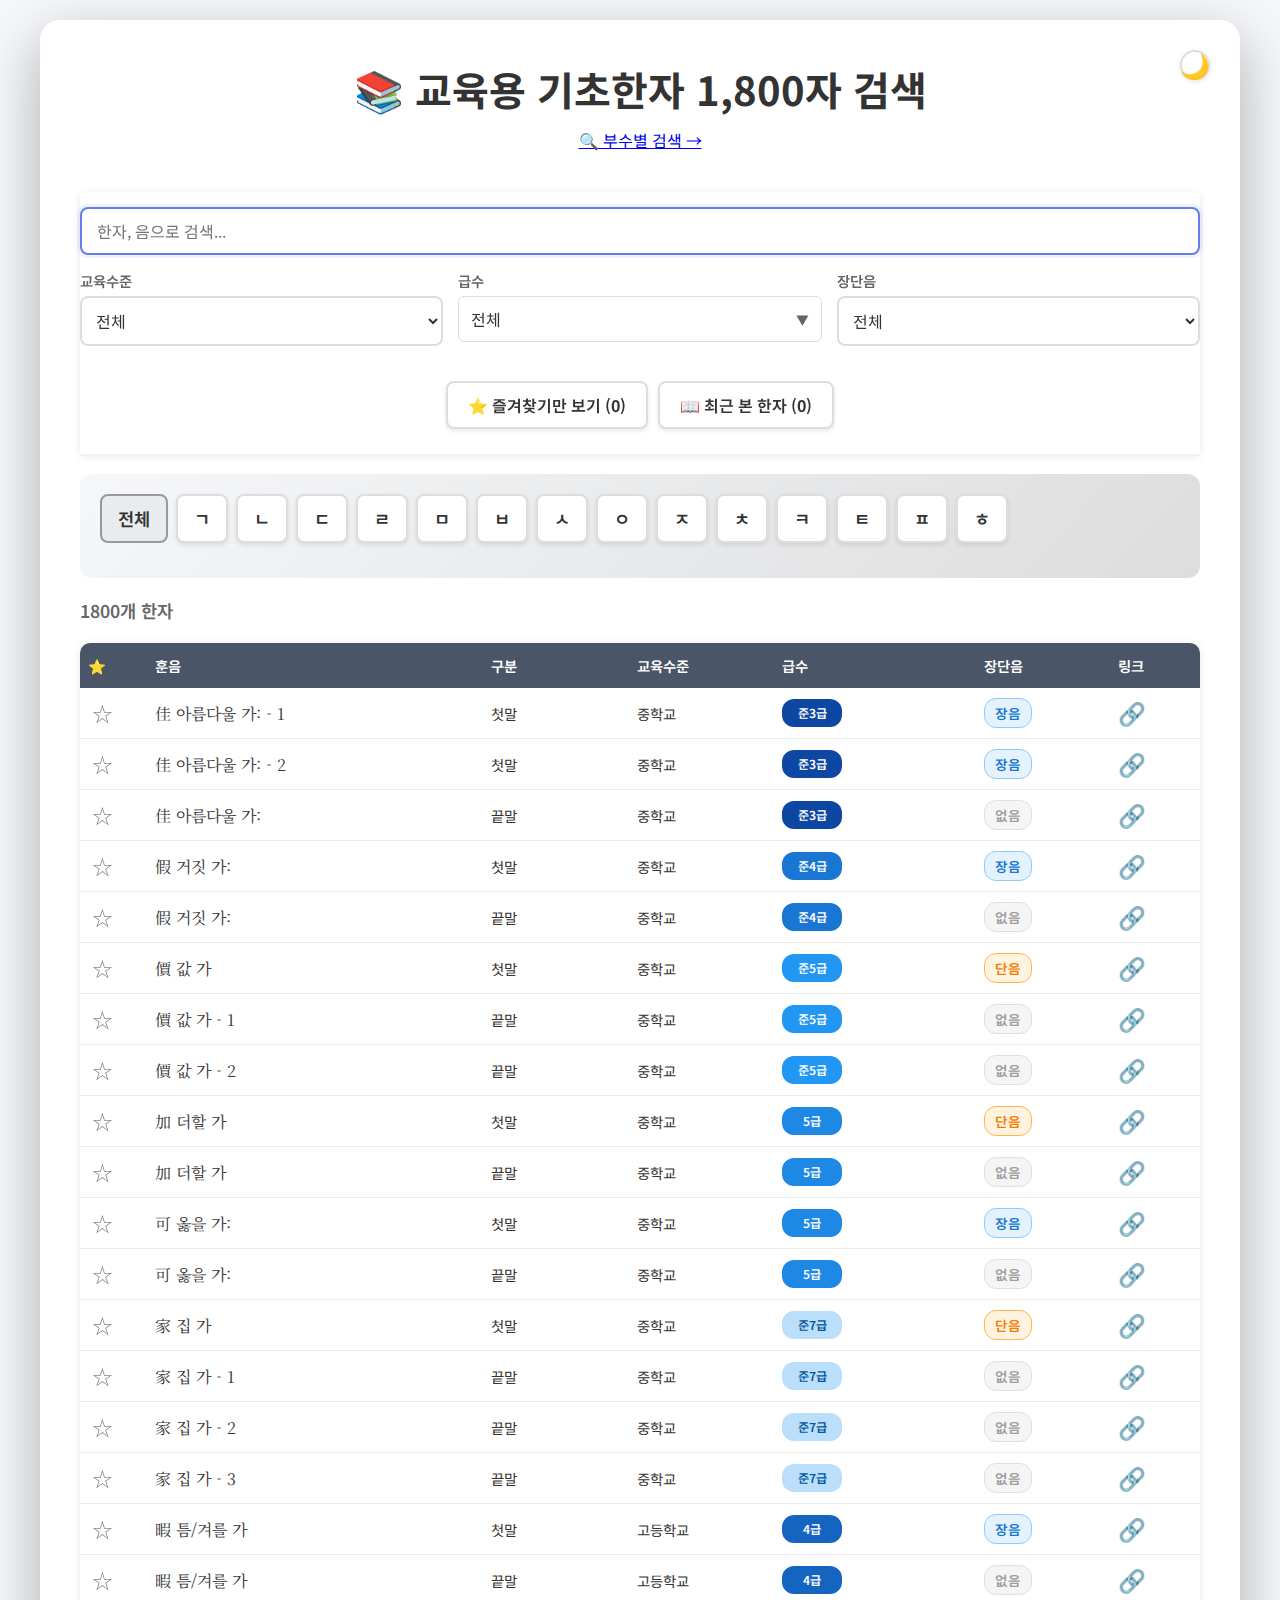
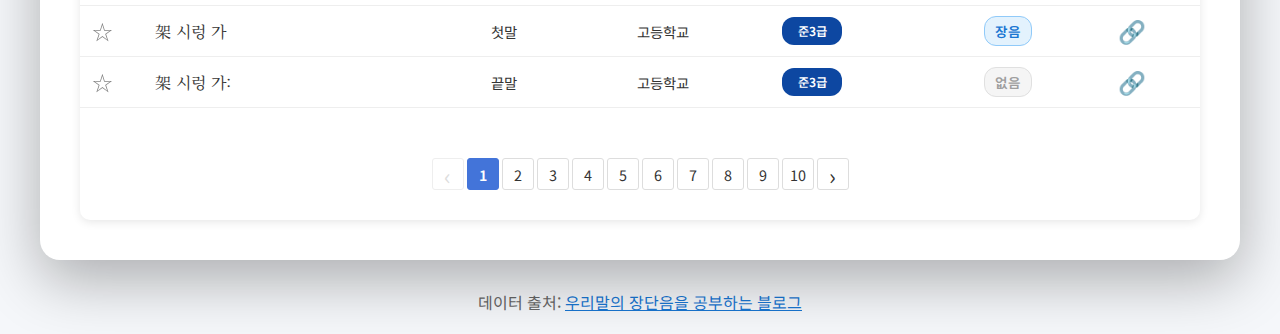
<file: index.html>
<!DOCTYPE html>
<html lang="ko">

<head>
    <!-- 기본 설정 -->
    <meta charset="UTF-8">
    <meta name="viewport" content="width=device-width, initial-scale=1.0">
    <meta name="msvalidate.01" content="FEA1D8C5838330BD7672F953A82A13C8" />
    <!-- 캐시 제어 -->
    <meta http-equiv="Cache-Control" content="no-cache, no-store, must-revalidate">
    <meta http-equiv="Expires" content="0">

    <title>교육용 기초한자 1800자 검색</title>

    <meta name="description" content="한문교육용 기초한자 1,800자 검색. 한자의 훈음, 급수, 교육수준 정보 제공. 장단음 및 표준 발음 정보 포함.">

    <meta name="keywords" content="한자, 기초한자, 교육용 한자, 한자 검색, 한자어, 훈음, 급수, 장단음, 표준 발음">

    <meta name="author" content="우리말의 장단음을 공부하는 블로그">
    <meta name="robots" content="index, follow">

    <!-- Canonical URL -->
    <link rel="canonical" href="https://hanja1800.github.io/">

    <!-- Open Graph: SNS 공유 시 미리보기 -->
    <meta property="og:type" content="website">
    <meta property="og:url" content="https://hanja1800.github.io/">
    <meta property="og:title" content="교육용 기초한자 1,800자 검색">
    <meta property="og:description" content="한문교육용 기초한자 1,800자의 훈음, 급수, 교육수준 검색. 장단음 및 발음 정보 포함.">
    <meta property="og:image"
        content="https://raw.githubusercontent.com/fsChronicles/koreanvowel/refs/heads/main/blogger-logo.png">

    <!-- Twitter -->
    <meta property="twitter:card" content="summary">
    <meta property="twitter:url" content="https://hanja1800.github.io/">
    <meta property="twitter:title" content="교육용 기초한자 1,800자 검색">
    <meta property="twitter:description" content="한문교육용 기초한자 1,800자 검색. 훈음, 급수, 장단음 정보 제공.">

    <!-- Structured Data (JSON-LD) -->
    <script type="application/ld+json">
    {
      "@context": "https://schema.org",
      "@type": "Dataset",
      "name": "교육용 기초한자 1,800자 데이터",
      "description": "중학교·고등학교 한문교육용 기초한자 1,800자의 훈음, 급수, 교육수준, 장단음 정보를 제공하는 검색 서비스.",
      "url": "https://hanja1800.github.io/",
      "license": "https://creativecommons.org/publicdomain/zero/1.0/",
      "creator": {
        "@type": "Organization",
        "name": "우리말의 장단음을 공부하는 블로그"
      },
      "inLanguage": "ko"
    }
    </script>

    <!-- Font: Noto Sans KR & Noto Serif KR -->
    <link rel="preconnect" href="https://fonts.googleapis.com">
    <link rel="preconnect" href="https://fonts.gstatic.com" crossorigin>
    <link
        href="https://fonts.googleapis.com/css2?family=Noto+Sans+KR:wght@300;400;500;700&family=Noto+Serif+KR:wght@300;400;500;600;700&display=swap"
        rel="stylesheet">

    <!-- 스타일시트 -->
    <link rel="stylesheet" href="/src/css/base.css">
    <link rel="stylesheet" href="/src/css/layout.css">
    <link rel="stylesheet" href="/src/css/components.css">

    <!-- PWA Manifest -->
    <link rel="manifest" href="/manifest.json">
    <meta name="theme-color" content="#fdcb6e">

    <!-- Google Analytics -->
    <script async src="https://www.googletagmanager.com/gtag/js?id=G-CTVJXS66Y4"></script>
    <script>
        window.dataLayer = window.dataLayer || [];
        function gtag() { dataLayer.push(arguments); }
        gtag('js', new Date());
        gtag('config', 'G-CTVJXS66Y4');
    </script>
</head>

<body>
    <div class="container">
        <div class="dark-mode-toggle">
            <button id="darkModeBtn" class="dark-mode-btn" title="다크모드 전환" aria-label="다크모드 전환">
                🌙
            </button>
        </div>
        <header>
            <h1>📚 교육용 기초한자 1,800자 검색</h1>
            <nav class="page-nav">
                <a href="radicals.html" class="nav-link">🔍 부수별 검색 →</a>
            </nav>
            <!-- <p class="subtitle">한문교육용 기초한자 장단음</p> -->
        </header>
        <h2 class="sr-only">검색 및 필터</h2>
        <div class="search-section">
            <div class="search-filter-grid">
                <div class="search-input-wrapper">
                    <input type="text" id="searchInput" placeholder="한자, 음으로 검색..." autocomplete="off" autofocus
                        aria-label="한자 검색">
                    <button id="clearSearchBtn" class="clear-search-btn" aria-label="검색어 삭제">×</button>
                </div>

                <div class="filter-group">
                    <label for="educationFilter">교육수준</label>
                    <select id="educationFilter" aria-label="교육수준 필터">
                        <option value="">전체</option>
                        <option value="중학교">중학교</option>
                        <option value="고등학교">고등학교</option>
                    </select>
                </div>

                <div class="filter-group">
                    <label for="gradeFilterBtn">급수</label>
                    <div class="custom-dropdown" id="gradeDropdown">
                        <button type="button" id="gradeFilterBtn" class="dropdown-button" aria-label="급수 필터">
                            <span class="dropdown-label">전체</span>
                            <span class="dropdown-arrow">▼</span>
                        </button>
                        <div class="dropdown-menu" id="gradeDropdownMenu">
                            <div class="dropdown-search">
                                <input type="text" placeholder="검색..." class="dropdown-search-input"
                                    id="gradeSearchInput">
                            </div>
                            <div class="checkbox-list">
                                <label class="checkbox-item">
                                    <input type="checkbox" value="" data-grade="all" checked>
                                    <span>전체</span>
                                </label>
                                <label class="checkbox-item">
                                    <input type="checkbox" value="8급" data-grade="8급">
                                    <span>8급</span>
                                </label>
                                <label class="checkbox-item">
                                    <input type="checkbox" value="준7급" data-grade="준7급">
                                    <span>준7급</span>
                                </label>
                                <label class="checkbox-item">
                                    <input type="checkbox" value="7급" data-grade="7급">
                                    <span>7급</span>
                                </label>
                                <label class="checkbox-item">
                                    <input type="checkbox" value="준6급" data-grade="준6급">
                                    <span>준6급</span>
                                </label>
                                <label class="checkbox-item">
                                    <input type="checkbox" value="6급" data-grade="6급">
                                    <span>6급</span>
                                </label>
                                <label class="checkbox-item">
                                    <input type="checkbox" value="준5급" data-grade="준5급">
                                    <span>준5급</span>
                                </label>
                                <label class="checkbox-item">
                                    <input type="checkbox" value="5급" data-grade="5급">
                                    <span>5급</span>
                                </label>
                                <label class="checkbox-item">
                                    <input type="checkbox" value="준4급" data-grade="준4급">
                                    <span>준4급</span>
                                </label>
                                <label class="checkbox-item">
                                    <input type="checkbox" value="4급" data-grade="4급">
                                    <span>4급</span>
                                </label>
                                <label class="checkbox-item">
                                    <input type="checkbox" value="준3급" data-grade="준3급">
                                    <span>준3급</span>
                                </label>
                                <label class="checkbox-item">
                                    <input type="checkbox" value="3급" data-grade="3급">
                                    <span>3급</span>
                                </label>
                                <label class="checkbox-item">
                                    <input type="checkbox" value="2급" data-grade="2급">
                                    <span>2급</span>
                                </label>
                                <label class="checkbox-item">
                                    <input type="checkbox" value="1급" data-grade="1급">
                                    <span>1급</span>
                                </label>
                                <label class="checkbox-item">
                                    <input type="checkbox" value="준특급" data-grade="준특급">
                                    <span>준특급</span>
                                </label>
                                <label class="checkbox-item">
                                    <input type="checkbox" value="특급" data-grade="특급">
                                    <span>특급</span>
                                </label>
                            </div>
                            <div class="dropdown-footer">
                                <button type="button" class="dropdown-apply-btn" id="gradeApplyBtn">적용</button>
                                <button type="button" class="dropdown-reset-btn" id="gradeResetBtn">초기화</button>
                            </div>
                        </div>
                    </div>
                </div>

                <div class="filter-group">
                    <label for="lengthFilter">장단음</label>
                    <select id="lengthFilter" aria-label="장단음 필터">
                        <option value="">전체</option>
                        <option value="단음">단음</option>
                        <option value="장음">장음</option>
                    </select>
                </div>

                <div class="favorites-filter">
                    <button id="favoritesOnlyBtn" class="favorites-toggle-btn" aria-label="즐겨찾기만 보기">
                        ⭐ 즐겨찾기만 보기 (<span id="favoritesCount">0</span>)
                    </button>
                    <button id="recentViewBtn" class="recent-view-btn" aria-label="최근 본 한자">
                        📖 최근 본 한자 (<span id="recentViewCount">0</span>)
                    </button>
                </div>

            </div>
        </div>

        <!-- 초성 필터 -->
        <h2 class="sr-only">초성 필터</h2>
        <div class="chosung-filter-section">
            <div class="chosung-buttons" id="chosungButtons">
                <button class="chosung-btn active" data-chosung="">전체</button>
                <button class="chosung-btn" data-chosung="ㄱ">ㄱ</button>
                <button class="chosung-btn" data-chosung="ㄴ">ㄴ</button>
                <button class="chosung-btn" data-chosung="ㄷ">ㄷ</button>
                <button class="chosung-btn" data-chosung="ㄹ">ㄹ</button>
                <button class="chosung-btn" data-chosung="ㅁ">ㅁ</button>
                <button class="chosung-btn" data-chosung="ㅂ">ㅂ</button>
                <button class="chosung-btn" data-chosung="ㅅ">ㅅ</button>
                <button class="chosung-btn" data-chosung="ㅇ">ㅇ</button>
                <button class="chosung-btn" data-chosung="ㅈ">ㅈ</button>
                <button class="chosung-btn" data-chosung="ㅊ">ㅊ</button>
                <button class="chosung-btn" data-chosung="ㅋ">ㅋ</button>
                <button class="chosung-btn" data-chosung="ㅌ">ㅌ</button>
                <button class="chosung-btn" data-chosung="ㅍ">ㅍ</button>
                <button class="chosung-btn" data-chosung="ㅎ">ㅎ</button>
            </div>

            <!-- 음절 필터 (초성 선택 시 표시됨) -->
            <div class="syllable-buttons" id="syllableButtons"></div>
        </div>
        <h2 class="sr-only">검색 결과</h2>
        <div class="result-info">
            <span id="resultCount">1800개 한자</span>
        </div>
        <!-- 활성 필터 칩 표시 -->
        <div id="activeFilters" class="active-filters" style="display: none;">
            <!-- 필터 칩이 동적으로 추가됩니다 -->
        </div>

        <div class="table-container">
            <!-- 로딩 메시지 추가 -->
            <div id="loadingMsg" class="loading-msg" style="display: none;">
                데이터를 불러오는 중입니다...
            </div>

            <table id="hanjaTable">
                <caption class="sr-only">교육용 한자 1800자 목록 - 훈음, 구분, 교육수준, 급수, 장단음 정보 포함</caption>
                <thead>
                    <tr>
                        <th scope="col"><span class="sr-only">즐겨찾기</span>⭐</th>
                        <th scope="col">훈음</th>
                        <th scope="col">구분</th>
                        <th scope="col">교육수준</th>
                        <th scope="col">급수</th>
                        <th scope="col">장단음</th>
                        <th scope="col">링크</th>
                    </tr>
                </thead>
                <tbody id="tableBody">
                    <!-- 데이터가 여기에 동적으로 추가됩니다 -->
                </tbody>
            </table>

            <div class="pagination">
                <button id="prevBtn" aria-label="이전 페이지">‹</button>
                <div id="pageNumbers" class="page-numbers"></div>
                <button id="nextBtn" aria-label="다음 페이지">›</button>
            </div>
        </div>
    </div>

    <footer>
        <p>데이터 출처: <a href="https://korean-pronunciation.blogspot.com/" target="_blank">우리말의 장단음을 공부하는 블로그</a></p>
    </footer>

    <!-- Script -->
    <script type="module" src="/src/js/index.js"></script>

    <!-- 최근 본 한자 모달 위젯 -->
    <div id="recentModal" class="recent-modal" style="display: none;">
        <div class="recent-header">
            <h3>📖 최근 본 한자</h3>
            <button id="closeRecentBtn" class="close-recent-btn" aria-label="닫기">×</button>
        </div>
        <div class="recent-content">
            <ul id="recentList">
                <!-- 자바스크립트로 리스트가 생성됩니다 -->
            </ul>
            <div id="emptyRecentMsg" class="empty-msg" style="display: none;">
                최근 본 기록이 없습니다.
            </div>
        </div>
        <div class="recent-footer">
            <button id="clearRecentBtn" class="clear-recent-btn">기록 전체 삭제</button>
        </div>
    </div>

    <!-- 네이버 애널리틱스 추적 코드 (중복 제거 및 하단 통합) -->
    <script type="text/javascript" src="//wcs.pstatic.net/wcslog.js"></script>
    <script type="text/javascript">
        if (!wcs_add) var wcs_add = {};
        wcs_add["wa"] = "58d0b976a4cbcc";
        if (window.wcs) {
            wcs_do();
        }
    </script>
</body>


</html>
</file>
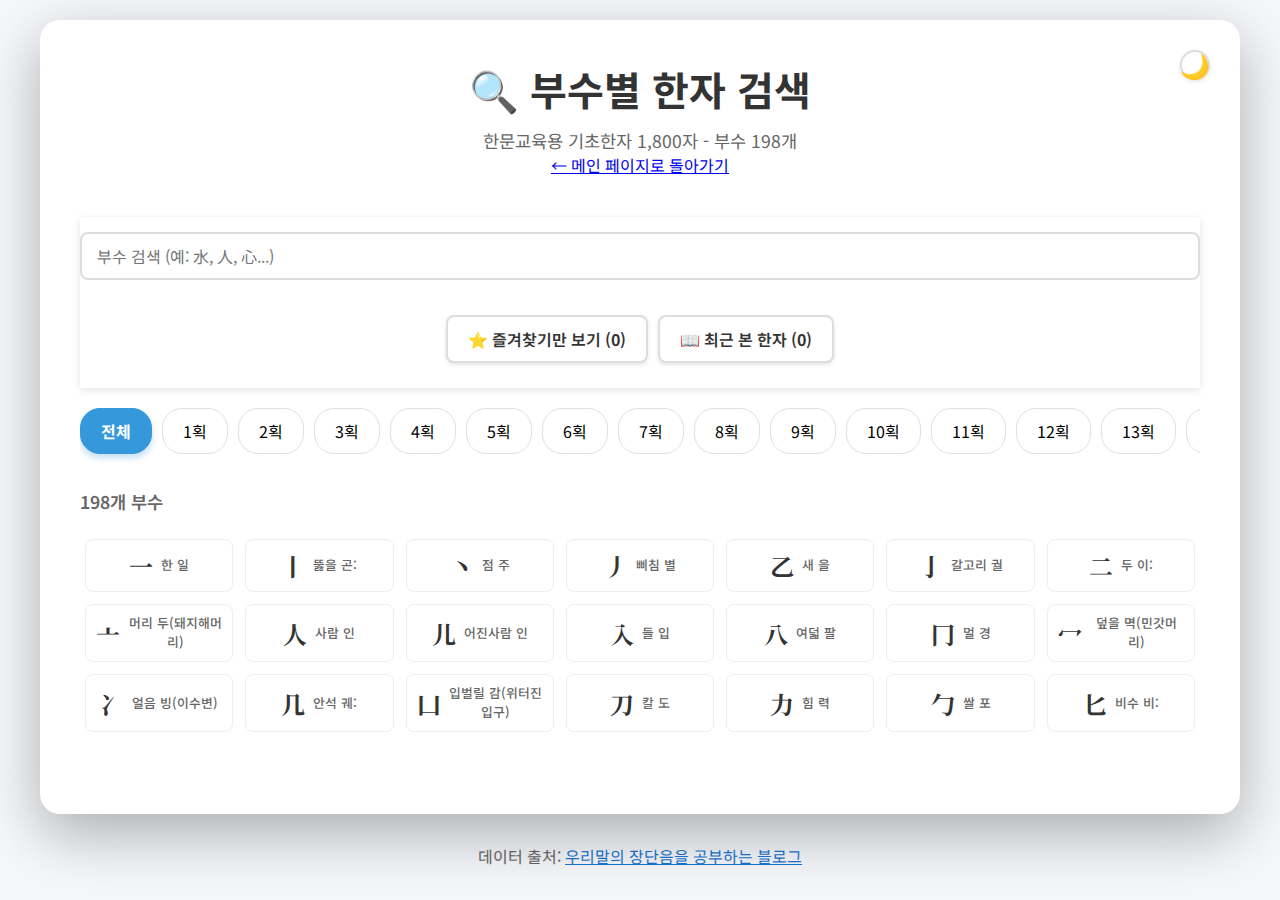
<file: radicals.html>
<!DOCTYPE html>
<html lang="ko">

<head>
    <!-- 기본 설정 -->
    <meta charset="UTF-8">
    <meta name="viewport" content="width=device-width, initial-scale=1.0">

    <!-- 캐시 제어 -->
    <meta http-equiv="Cache-Control" content="no-cache, no-store, must-revalidate">
    <meta http-equiv="Expires" content="0">

    <title>부수별 한자 검색 - 교육용 기초한자 1800자</title>

    <meta name="description" content="한문교육용 기초한자 1,800자를 부수(部首)별로 분류하여 검색. 198개 부수별 한자 학습 도구.">

    <meta name="keywords" content="한자, 부수, 기초한자, 교육용 한자, 한자 검색, 부수별 한자, 훈음, 급수, 장단음">

    <meta name="author" content="우리말의 장단음을 공부하는 블로그">
    <meta name="robots" content="index, follow">

    <!-- Canonical URL -->
    <link rel="canonical" href="https://hanja1800.github.io/radicals.html">

    <!-- Open Graph: SNS 공유 시 미리보기 -->
    <meta property="og:type" content="website">
    <meta property="og:url" content="https://hanja1800.github.io/radicals.html">
    <meta property="og:title" content="부수별 한자 검색 - 교육용 기초한자 1,800자">
    <meta property="og:description" content="한문교육용 기초한자 1,800자를 부수별로 분류하여 검색. 198개 부수별 한자 학습.">
    <meta property="og:image"
        content="https://raw.githubusercontent.com/fsChronicles/koreanvowel/refs/heads/main/blogger-logo.png">

    <!-- Twitter -->
    <meta property="twitter:card" content="summary">
    <meta property="twitter:url" content="https://hanja1800.github.io/radicals.html">
    <meta property="twitter:title" content="부수별 한자 검색 - 교육용 기초한자 1,800자">
    <meta property="twitter:description" content="한문교육용 기초한자 1,800자를 부수별로 검색.">

    <!-- Font: Noto Sans KR & Noto Serif KR -->
    <link rel="preconnect" href="https://fonts.googleapis.com">
    <link rel="preconnect" href="https://fonts.gstatic.com" crossorigin>
    <link
        href="https://fonts.googleapis.com/css2?family=Noto+Sans+KR:wght@300;400;500;700&family=Noto+Serif+KR:wght@300;400;500;600;700&display=swap"
        rel="stylesheet">

    <!-- 스타일시트 -->
    <link rel="stylesheet" href="/src/css/base.css">
    <link rel="stylesheet" href="/src/css/layout.css">
    <link rel="stylesheet" href="/src/css/components.css">

    <!-- PWA Manifest -->
    <link rel="manifest" href="/manifest.json">
    <meta name="theme-color" content="#fdcb6e">

    <!-- Google Analytics -->
    <script async src="https://www.googletagmanager.com/gtag/js?id=G-CTVJXS66Y4"></script>
    <script>
        window.dataLayer = window.dataLayer || [];
        function gtag() { dataLayer.push(arguments); }
        gtag('js', new Date());
        gtag('config', 'G-CTVJXS66Y4');
    </script>
</head>

<body>
    <div class="container">
        <div class="dark-mode-toggle">
            <button id="darkModeBtn" class="dark-mode-btn" title="다크모드 전환" aria-label="다크모드 전환">
                🌙
            </button>
        </div>
        <header>
            <h1>🔍 부수별 한자 검색</h1>
            <p class="subtitle">한문교육용 기초한자 1,800자 - 부수 198개</p>
            <nav class="page-nav">
                <a href="index.html" class="nav-link">← 메인 페이지로 돌아가기</a>
            </nav>
        </header>

        <h2 class="sr-only">부수 및 필터</h2>
        <div class="search-section">
            <div class="search-filter-grid">
                <div class="search-input-wrapper">
                    <input type="text" id="radicalSearchInput" placeholder="부수 검색 (예: 水, 人, 心...)" autocomplete="off"
                        aria-label="부수 검색">
                    <button id="clearRadicalSearchBtn" class="clear-search-btn" aria-label="검색어 삭제">×</button>
                </div>

                <div class="favorites-filter">
                    <button id="favoritesOnlyBtn" class="favorites-toggle-btn" aria-label="즐겨찾기만 보기">
                        ⭐ 즐겨찾기만 보기 (<span id="favoritesCount">0</span>)
                    </button>
                    <button id="recentViewBtn" class="recent-view-btn" aria-label="최근 본 한자">
                        📖 최근 본 한자 (<span id="recentViewCount">0</span>)
                    </button>
                </div>
            </div>
        </div>

        <!-- 획수 필터 -->
        <h2 class="sr-only">획수 선택</h2>
        <div id="strokeFilterSection" class="stroke-filter-section">
            <!-- 자바스크립트로 획수 버튼이 생성됩니다 -->
        </div>

        <!-- 부수 목록 -->
        <h2 class="sr-only">부수 목록</h2>
        <div class="radicals-section">
            <div class="result-info">
                <span id="radicalCount">198개 부수</span>
            </div>

            <div id="radicalsGrid" class="radicals-grid">
                <!-- 부수 버튼들이 여기에 동적으로 추가됩니다 -->
            </div>
        </div>

        <!-- 선택된 부수의 한자 목록 -->
        <div id="hanjaSection" class="hanja-section" style="display: none;">
            <h2 class="sr-only">검색 결과</h2>
            <div class="result-info">
                <span id="selectedRadical"></span>
                <span id="resultCount"></span>
            </div>

            <div class="table-container">
                <table id="hanjaTable">
                    <caption class="sr-only">선택된 부수의 한자 목록 - 훈음, 교육수준, 급수, 장단음 정보 포함</caption>
                    <thead>
                        <tr>
                            <th scope="col"><span class="sr-only">즐겨찾기</span>⭐</th>
                            <th scope="col">훈음</th>
                            <th scope="col">구분</th>
                            <th scope="col">교육수준</th>
                            <th scope="col">급수</th>
                            <th scope="col">장단음</th>
                            <th scope="col">링크</th>
                        </tr>
                    </thead>
                    <tbody id="tableBody">
                        <!-- 데이터가 여기에 동적으로 추가됩니다 -->
                    </tbody>
                </table>

                <div class="pagination">
                    <button id="prevBtn" aria-label="이전 페이지">‹</button>
                    <div id="pageNumbers" class="page-numbers"></div>
                    <button id="nextBtn" aria-label="다음 페이지">›</button>
                </div>
            </div>
        </div>
    </div>

    <footer>
        <p>데이터 출처: <a href="https://korean-pronunciation.blogspot.com/" target="_blank">우리말의 장단음을 공부하는 블로그</a></p>
    </footer>

    <!-- Script -->
    <script type="module" src="/src/js/radicals.js"></script>

    <!-- 최근 본 한자 모달 위젯 -->
    <!-- 최근 본 한자 모달 위젯 -->
    <div id="recentModal" class="recent-modal" style="display: none;">
        <div class="recent-header">
            <h3>📖 최근 본 한자</h3>
            <button id="closeRecentBtn" class="close-recent-btn" aria-label="닫기">×</button>
        </div>
        <div class="recent-content">
            <ul id="recentList">
                <!-- 자바스크립트로 리스트가 생성됩니다 -->
            </ul>
            <div id="emptyRecentMsg" class="empty-msg" style="display: none;">
                최근 본 기록이 없습니다.
            </div>
        </div>
        <div class="recent-footer">
            <button id="clearRecentBtn" class="clear-recent-btn">기록 전체 삭제</button>
        </div>
    </div>

    <!-- 네이버 애널리틱스 추적 코드 -->
    <script type="text/javascript" src="//wcs.pstatic.net/wcslog.js"></script>
    <script type="text/javascript">
        if (!wcs_add) var wcs_add = {};
        wcs_add["wa"] = "58d0b976a4cbcc";
        if (window.wcs) {
            wcs_do();
        }
    </script>
</body>


</html>
</file>
<file: src/css/layout.css>
/* =========================================
   LAYOUT STYLES
   - Container & Grid Systems
   - Section Layouts
   - Responsive Structures
   ========================================= */

/* Main Container */
.container {
    max-width: 1200px;
    margin: 0 auto;
    background: var(--bg-container);
    border-radius: 20px;
    padding: 40px;
    box-shadow: 0 20px 60px var(--shadow-strong);
    position: relative;
    transition: background 0.3s ease, box-shadow 0.3s ease;
}

/* Header */
header {
    text-align: center;
    margin-bottom: 40px;
}

/* Footer */
footer {
    text-align: center;
    margin-top: 30px;
    color: var(--text-secondary);
}

footer a {
    color: var(--text-link);
    text-decoration: underline;
}

/* Search Section */
.search-section {
    position: sticky;
    top: 0;
    z-index: 10;
    background: var(--bg-container);
    padding: 15px 0;
    margin: 0 0 20px 0;
    box-shadow: 0 2px 8px var(--shadow-default);
    transition: background 0.3s ease;
}

.search-filter-grid {
    display: grid;
    grid-template-columns: repeat(3, 1fr);
    gap: 15px;
}

.search-input-wrapper {
    grid-column: 1 / -1;
    position: relative;
}

/* Filter Groups */
.filter-group label {
    display: block;
    margin-bottom: 5px;
    color: var(--text-secondary);
    font-weight: 600;
    font-size: 0.9rem;
}

/* Favorites Filter */
.favorites-filter {
    grid-column: 1 / -1;
    display: flex;
    justify-content: center;
    margin-top: 10px;
    position: relative;
    z-index: 20;
    padding: 10px 0;
}

/* Chosung Filter Section */
.chosung-filter-section {
    margin-bottom: 20px;
    padding: 20px;
    background: linear-gradient(135deg, var(--bg-body) 0%, var(--border-default) 100%);
    border-radius: 12px;
}

body.dark-mode .chosung-filter-section {
    background: linear-gradient(135deg, var(--bg-container) 0%, var(--bg-element) 100%);
}

.chosung-buttons {
    display: flex;
    flex-wrap: wrap;
    gap: 8px;
    margin-bottom: 15px;
}

.syllable-buttons {
    display: none;
    flex-wrap: wrap;
    gap: 6px;
    padding: 15px;
    background: var(--bg-element);
    border-radius: 8px;
    max-height: 300px;
    overflow-y: auto;
}

.syllable-buttons.show {
    display: flex;
}

/* Result Info */
.result-info {
    margin-bottom: 20px;
    font-size: 1.1rem;
    color: var(--text-secondary);
    font-weight: 600;
}

/* Table Container */
.table-container {
    overflow-x: auto;
    border-radius: 10px;
    box-shadow: 0 2px 10px var(--shadow-default);
}

.table-container::-webkit-scrollbar {
    height: 8px;
}

.table-container::-webkit-scrollbar-track {
    background: var(--bg-hover-soft);
    border-radius: 4px;
}

.table-container::-webkit-scrollbar-thumb {
    background: var(--border-dark);
    border-radius: 4px;
}

/* Table Layout */
table {
    width: 100%;
    border-collapse: collapse;
    background: var(--bg-container);
    table-layout: fixed;
    transition: background 0.3s ease;
}

thead {
    background: #4a5568;
    color: white;
}

body.dark-mode thead {
    background: #1a1a1a;
}

th {
    padding: 12px 8px;
    text-align: left;
    font-weight: 600;
    font-size: 0.9rem;
}

th:nth-child(1) { width: 6%; }
th:nth-child(2) { width: 30%; }
th:nth-child(3) { width: 13%; }
th:nth-child(4) { width: 13%; }
th:nth-child(5) { width: 18%; }
th:nth-child(6) { width: 12%; }
th:nth-child(7) { width: 8%; }

td {
    padding: 10px 8px;
    border-bottom: 1px solid var(--border-light);
    font-size: 0.9rem;
    overflow: hidden;
    text-overflow: ellipsis;
    color: var(--text-primary);
}

body.dark-mode td {
    border-bottom-color: var(--border-default);
}

tbody tr:hover {
    background: var(--bg-hover-soft);
}

/* Pagination Layout */
.pagination {
    display: flex;
    justify-content: center;
    align-items: center;
    gap: 3px;
    padding: 30px 20px;
    margin-top: 20px;
}

.page-numbers {
    display: flex;
    gap: 3px;
    align-items: center;
}

/* Active Filters */
.active-filters {
    display: flex;
    flex-wrap: wrap;
    gap: 8px;
    margin: 10px 0 15px 0;
    padding: 12px;
    background: var(--bg-hover-soft);
    border-radius: 8px;
    border: 1px solid var(--border-light);
}

/* Custom Dropdown Layout */
.custom-dropdown {
    position: relative;
    width: 100%;
}

.dropdown-menu {
    position: absolute;
    top: calc(100% + 4px);
    left: 0;
    right: 0;
    background: var(--bg-container);
    border: 1px solid var(--border-default);
    border-radius: 8px;
    box-shadow: 0 4px 12px rgba(0, 0, 0, 0.15);
    z-index: 1000;
    max-height: 400px;
    display: none;
    flex-direction: column;
}

.custom-dropdown.open .dropdown-menu {
    display: flex;
}

.dropdown-search {
    padding: 10px;
    border-bottom: 1px solid var(--border-light);
}

.checkbox-list {
    flex: 1;
    overflow-y: auto;
    padding: 8px;
}

.dropdown-footer {
    display: flex;
    gap: 8px;
    padding: 10px;
    border-top: 1px solid var(--border-light);
}

/* Recent Modal Layout */
.recent-modal {
    position: fixed;
    bottom: 80px;
    right: 30px;
    width: 320px;
    max-height: 500px;
    background: var(--bg-container);
    border-radius: 15px;
    box-shadow: 0 10px 30px var(--shadow-strong);
    z-index: 1000;
    display: flex;
    flex-direction: column;
    border: 1px solid var(--border-light);
    overflow: hidden;
    animation: slideUp 0.3s ease-out;
}

@keyframes slideUp {
    from {
        transform: translateY(20px);
        opacity: 0;
    }
    to {
        transform: translateY(0);
        opacity: 1;
    }
}

.recent-header {
    background: var(--accent-teal);
    color: white;
    padding: 15px;
    display: flex;
    justify-content: space-between;
    align-items: center;
}

body.dark-mode .recent-header {
    background: var(--accent-teal-dark);
}

.recent-content {
    flex: 1;
    overflow-y: auto;
    padding: 0;
    background: var(--bg-hover-soft);
}

.recent-item {
    padding: 12px 15px;
    border-bottom: 1px solid var(--border-light);
    background: var(--bg-container);
    display: flex;
    justify-content: space-between;
    align-items: center;
    transition: background 0.2s;
}

.recent-item:hover {
    background: var(--accent-teal-bg);
}

.recent-item-link {
    text-decoration: none;
    color: var(--text-primary);
    display: flex;
    align-items: center;
    flex: 1;
    gap: 10px;
}

.recent-footer {
    padding: 10px;
    background: var(--bg-container);
    border-top: 1px solid var(--border-light);
    text-align: center;
}

/* Dark Mode Toggle Position */
.dark-mode-toggle {
    position: absolute;
    top: 30px;
    right: 30px;
    z-index: 100;
    margin: 0;
    padding: 0;
    display: block;
}

/* ==================== 
   Radicals Page Layout
   ==================== */

/* Stroke Filter Section */
.stroke-filter-section {
    margin-bottom: 25px;
}

.stroke-buttons {
    display: flex;
    overflow-x: auto;
    white-space: nowrap;
    gap: 10px;
    padding-bottom: 10px;
    scrollbar-width: thin;
    scrollbar-color: #ccc #f1f1f1;
}

.stroke-buttons::-webkit-scrollbar {
    height: 8px;
}

.stroke-buttons::-webkit-scrollbar-track {
    background: #f1f1f1;
    border-radius: 4px;
}

.stroke-buttons::-webkit-scrollbar-thumb {
    background: #ccc;
    border-radius: 4px;
}

.stroke-buttons::-webkit-scrollbar-thumb:hover {
    background: #aaa;
}

/* Radicals Section */
.radicals-section {
    margin-bottom: 40px;
}

.radicals-grid {
    display: grid;
    grid-template-columns: repeat(auto-fill, minmax(140px, 1fr));
    gap: 12px;
    max-height: 200px;
    overflow-y: auto;
    padding: 5px;
}

.radicals-grid::-webkit-scrollbar {
    width: 8px;
}

.radicals-grid::-webkit-scrollbar-track {
    background: #f1f1f1;
    border-radius: 4px;
}

.radicals-grid::-webkit-scrollbar-thumb {
    background: #ccc;
    border-radius: 4px;
}

.radicals-grid::-webkit-scrollbar-thumb:hover {
    background: #aaa;
}

/* Hanja Section */
.hanja-section {
    margin-top: 30px;
    padding-top: 30px;
    border-top: 3px solid var(--border-default);
}

.radical-info {
    display: flex;
    flex-direction: column;
    align-items: center;
}

/* ==================== 
   Media Queries - Mobile Responsive
   ==================== */
@media (max-width: 768px) {
    .dark-mode-toggle {
        top: 20px;
        right: 15px;
    }

    header {
        padding-right: 50px;
    }

    .container {
        padding: 15px;
        border-radius: 15px;
    }

    .search-section {
        position: relative;
        top: auto;
    }

    .search-filter-grid {
        grid-template-columns: 1fr;
    }

    .chosung-filter-section {
        padding: 15px;
    }

    .syllable-buttons {
        max-height: 200px;
        padding: 10px;
    }

    .table-container {
        margin: 0 -15px;
        border-radius: 0;
        position: relative;
    }

    .table-container::after {
        content: '← 좌우로 스크롤 →';
        position: sticky;
        bottom: 0;
        left: 0;
        right: 0;
        background: rgba(102, 126, 234, 0.9);
        color: white;
        text-align: center;
        padding: 8px;
        font-size: 0.75rem;
        z-index: 5;
    }

    table {
        font-size: 0.75rem;
        min-width: 600px;
    }

    th, td {
        padding: 8px 6px;
        white-space: nowrap;
    }

    th:nth-child(1) { width: 40px; }
    th:nth-child(2) { width: auto; min-width: 120px; }
    th:nth-child(3) { width: 80px; }
    th:nth-child(4) { width: 70px; }
    th:nth-child(5) { width: 60px; }
    th:nth-child(6) { width: 60px; }
    th:nth-child(7) { width: 60px; text-align: center; }
    td:nth-child(7) { text-align: center; }

    .pagination {
        gap: 2px;
        padding: 20px 10px;
    }

    .page-numbers {
        gap: 2px;
    }

    .recent-modal {
        width: 90%;
        right: 5%;
        bottom: 20px;
    }

    .radicals-grid {
        grid-template-columns: repeat(auto-fill, minmax(90px, 1fr));
        gap: 8px;
        padding: 15px;
        max-height: 400px;
    }
}
</file>
<file: src/css/components.css>
/* =========================================
   COMPONENTS STYLES
   - Buttons
   - Badges
   - Input Fields
   - Filter Chips
   - Modals
   - Other Reusable Components
   ========================================= */

/* ==================== 
   Input Fields
   ==================== */
#searchInput {
    width: 100%;
    padding: 10px 40px 10px 15px;
    font-size: 1rem;
    background: var(--bg-element);
    color: var(--text-primary);
    border: 2px solid var(--border-default);
    border-radius: 8px;
    transition: all 0.3s;
}

#searchInput:focus {
    outline: none;
    border-color: var(--border-focus);
    box-shadow: 0 0 0 3px rgba(102, 126, 234, 0.1);
}

#radicalSearchInput {
    width: 100%;
    padding: 10px 40px 10px 15px;
    font-size: 1rem;
    background: var(--bg-element);
    color: var(--text-primary);
    border: 2px solid var(--border-default);
    border-radius: 8px;
    transition: all 0.3s;
}

#radicalSearchInput:focus {
    outline: none;
    border-color: var(--border-focus);
    box-shadow: 0 0 0 3px rgba(102, 126, 234, 0.1);
}

.filter-group select {
    width: 100%;
    padding: 10px;
    border: 2px solid var(--border-default);
    border-radius: 8px;
    font-size: 1rem;
    background: var(--bg-element);
    color: var(--text-primary);
    cursor: pointer;
    transition: all 0.3s;
}

.filter-group select:focus {
    outline: none;
    border-color: var(--border-focus);
}

.dropdown-search-input {
    width: 100%;
    padding: 8px 10px;
    border: 1px solid var(--border-default);
    border-radius: 6px;
    font-size: 0.9rem;
    background: var(--bg-element);
    color: var(--text-primary);
}

.dropdown-search-input:focus {
    outline: none;
    border-color: var(--border-focus);
}

/* ==================== 
   Buttons
   ==================== */

/* Clear Search Button */
.clear-search-btn {
    position: absolute;
    right: 10px;
    top: 50%;
    transform: translateY(-50%);
    background: none;
    border: none;
    font-size: 1.5rem;
    color: var(--text-tertiary);
    cursor: pointer;
    display: none;
    padding: 5px;
    width: 30px;
    height: 30px;
    border-radius: 50%;
    transition: all 0.2s;
}

.clear-search-btn:hover {
    color: var(--text-primary);
    background: var(--bg-hover-hard);
}

/* Favorites Toggle Button */
.favorites-toggle-btn {
    padding: 10px 20px;
    font-size: 1rem;
    font-weight: 600;
    background: var(--bg-element);
    color: var(--text-primary);
    border: 2px solid var(--border-default);
    border-radius: 8px;
    cursor: pointer;
    transition: all 0.3s ease;
    box-shadow: 0 2px 4px var(--shadow-default);
}

.favorites-toggle-btn:hover {
    background: var(--accent-orange-bg);
    border-color: var(--accent-orange);
    color: var(--accent-orange-hover);
    transform: translateY(-2px);
    box-shadow: 0 4px 8px rgba(255, 152, 0, 0.2);
}

.favorites-toggle-btn.active {
    background: var(--accent-orange);
    color: white;
    border-color: var(--accent-orange);
    box-shadow: 0 4px 12px rgba(255, 152, 0, 0.3);
}

.favorites-toggle-btn #favoritesCount {
    font-weight: 700;
}

/* Chosung Buttons */
.chosung-btn {
    min-width: 50px;
    padding: 10px 16px;
    font-size: 1.1rem;
    font-weight: 600;
    background: var(--bg-element);
    color: var(--text-primary);
    border: 2px solid var(--border-default);
    border-radius: 8px;
    cursor: pointer;
    transition: all 0.3s ease;
    box-shadow: 0 2px 4px var(--shadow-default);
}

.chosung-btn:hover {
    background: var(--bg-hover-hard);
    color: var(--text-primary);
    border-color: var(--border-dark);
    transform: translateY(-2px);
    box-shadow: 0 2px 4px var(--shadow-default);
}

.chosung-btn.active {
    background: var(--bg-hover-hard);
    color: var(--text-primary);
    border: 2px solid var(--border-dark);
    box-shadow: none;
}

/* Syllable Buttons */
.syllable-btn {
    min-width: 45px;
    padding: 8px 12px;
    font-size: 0.95rem;
    font-weight: 500;
    background: var(--bg-hover-soft);
    color: var(--text-primary);
    border: 1px solid var(--border-default);
    border-radius: 6px;
    cursor: pointer;
    transition: all 0.2s ease;
}

.syllable-btn:hover {
    background: var(--bg-hover-hard);
    color: var(--text-primary);
    border-color: var(--border-dark);
    transform: translateY(-1px);
}

.syllable-btn.active {
    background: var(--bg-hover-hard);
    color: var(--text-primary);
    border-color: var(--border-dark);
    font-weight: 600;
}

/* Pagination Buttons */
.pagination > button {
    min-width: 32px;
    height: 32px;
    padding: 0;
    font-size: 1.4rem;
    font-weight: 400;
    background: var(--bg-element);
    color: var(--text-primary);
    border: 1px solid var(--border-default);
    border-radius: 3px;
    cursor: pointer;
    transition: all 0.2s;
}

.pagination > button:hover:not(:disabled) {
    background: var(--accent-blue-bg);
    border-color: var(--accent-blue);
    color: var(--accent-blue);
}

.pagination > button:disabled {
    background: var(--bg-element);
    color: var(--border-default);
    border-color: var(--border-light);
    cursor: not-allowed;
}

.page-numbers button {
    min-width: 32px;
    height: 32px;
    padding: 0;
    font-size: 0.9rem;
    font-weight: 400;
    background: var(--bg-element);
    color: var(--text-primary);
    border: 1px solid var(--border-default);
    border-radius: 3px;
    cursor: pointer;
    transition: all 0.2s;
}

.page-numbers button:hover {
    background: var(--accent-blue-bg);
    border-color: var(--accent-blue);
    color: var(--accent-blue);
}

.page-numbers button.active {
    background: var(--accent-blue);
    color: white;
    border-color: var(--accent-blue);
    font-weight: 600;
    cursor: default;
}

.page-numbers button.active:hover {
    background: var(--accent-blue);
    border-color: var(--accent-blue);
}

/* Dark Mode Toggle Button */
.dark-mode-btn {
    width: 30px;
    height: 30px;
    font-size: 1.5rem;
    background: var(--bg-element);
    color: var(--text-primary);
    border: 2px solid var(--border-default);
    border-radius: 50%;
    cursor: pointer;
    transition: all 0.3s ease;
    box-shadow: 0 2px 4px var(--shadow-default);
    display: flex;
    align-items: center;
    justify-content: center;
    line-height: 1;
}

.dark-mode-btn:hover {
    transform: scale(1.1);
    box-shadow: 0 4px 8px var(--shadow-default);
}

/* Recent View Button */
.recent-view-btn {
    padding: 10px 20px;
    font-size: 1rem;
    font-weight: 600;
    background: var(--bg-element);
    color: var(--text-primary);
    border: 2px solid var(--border-default);
    border-radius: 8px;
    cursor: pointer;
    margin-left: 10px;
    transition: all 0.3s ease;
    box-shadow: 0 2px 4px var(--shadow-default);
}

.recent-view-btn:hover {
    background: var(--accent-teal-bg);
    border-color: var(--accent-teal);
    color: var(--accent-teal-dark);
    transform: translateY(-2px);
    box-shadow: 0 4px 8px rgba(0, 150, 136, 0.2);
}

.recent-view-btn #recentViewCount {
    font-weight: 700;
}

/* Close Recent Button */
.close-recent-btn {
    background: none;
    border: none;
    color: white;
    font-size: 1.5rem;
    cursor: pointer;
    padding: 0;
    line-height: 1;
}

/* Delete Recent Button */
.delete-recent-btn {
    background: none;
    border: none;
    color: var(--accent-delete);
    font-size: 1.2rem;
    cursor: pointer;
    padding: 5px;
    margin-left: 5px;
}

.delete-recent-btn:hover {
    color: var(--accent-delete-hover);
}

/* Clear Recent Button */
.clear-recent-btn {
    background: var(--length-none-bg);
    border: 1px solid var(--border-default);
    padding: 8px 16px;
    border-radius: 20px;
    cursor: pointer;
    font-size: 0.9rem;
    color: var(--text-secondary);
    transition: all 0.2s;
}

.clear-recent-btn:hover {
    background: var(--accent-delete-bg);
    color: var(--accent-delete-hover);
    border-color: #ffcdd2;
}

/* Dropdown Buttons */
.dropdown-button {
    width: 100%;
    padding: 10px 12px;
    background: var(--bg-element);
    border: 1px solid var(--border-default);
    border-radius: 6px;
    font-size: 1rem;
    cursor: pointer;
    display: flex;
    justify-content: space-between;
    align-items: center;
    transition: all 0.2s ease;
    color: var(--text-primary);
}

.dropdown-button:hover {
    border-color: var(--border-dark);
    background: var(--bg-hover-soft);
}

.dropdown-button:focus {
    outline: none;
    border-color: var(--border-focus);
    box-shadow: 0 0 0 3px rgba(102, 126, 234, 0.1);
}

.dropdown-label {
    flex: 1;
    text-align: left;
    overflow: hidden;
    text-overflow: ellipsis;
    white-space: nowrap;
}

.dropdown-arrow {
    margin-left: 8px;
    font-size: 0.8rem;
    color: var(--text-secondary);
    transition: transform 0.2s ease;
}

.custom-dropdown.open .dropdown-arrow {
    transform: rotate(180deg);
}

.dropdown-apply-btn,
.dropdown-reset-btn {
    flex: 1;
    padding: 8px 12px;
    border: none;
    border-radius: 6px;
    font-size: 0.9rem;
    font-weight: 600;
    cursor: pointer;
    transition: all 0.2s ease;
}

.dropdown-apply-btn {
    background: var(--primary-color);
    color: white;
}

.dropdown-apply-btn:hover {
    background: var(--border-focus);
}

.dropdown-reset-btn {
    background: var(--length-none-bg);
    color: var(--text-secondary);
}

.dropdown-reset-btn:hover {
    background: var(--border-default);
}

/* Stroke Buttons (Radicals Page) */
.stroke-btn {
    flex: 0 0 auto;
    padding: 10px 20px;
    border: 1px solid #e0e0e0;
    border-radius: 20px;
    background-color: white;
    cursor: pointer;
    font-size: 1rem;
    transition: all 0.2s ease;
}

.stroke-btn:hover {
    background-color: #f5f5f5;
    transform: translateY(-2px);
}

.stroke-btn.active {
    background-color: #3498db;
    color: white;
    border-color: #3498db;
    font-weight: bold;
    box-shadow: 0 4px 6px rgba(52, 152, 219, 0.3);
}

/* Radical Buttons */
.radical-btn {
    display: flex;
    align-items: center;
    justify-content: center;
    gap: 8px;
    padding: 8px 10px;
    background-color: white;
    border: 1px solid #eee;
    border-radius: 8px;
    cursor: pointer;
    transition: all 0.2s ease;
}

.radical-btn:hover {
    background: var(--accent-blue-bg);
    border-color: var(--accent-blue);
    transform: translateY(-3px);
    box-shadow: 0 6px 12px var(--shadow-default);
}

.radical-btn:active {
    transform: translateY(-1px);
}

/* ==================== 
   Badges
   ==================== */

/* Grade Badges */
.grade-badge {
    display: inline-block;
    padding: 4px 12px;
    border-radius: 12px;
    font-size: 0.85em;
    font-weight: 600;
    text-align: center;
    min-width: 60px;
    transition: all 0.2s ease;
    white-space: nowrap;
    border: 1px solid transparent;
    cursor: pointer;
}

.grade-badge:hover {
    transform: translateY(-2px) scale(1.05);
    box-shadow: 0 4px 12px var(--shadow-strong);
    filter: brightness(1.1);
}

.grade-badge:active {
    transform: translateY(0) scale(1.02);
}

.grade-8 {
    background: var(--grade-8-bg);
    color: var(--grade-8-text);
    border-color: var(--grade-8-border);
}

.grade-7-2 {
    background: var(--grade-7-2-bg);
    color: var(--grade-7-2-text);
}

.grade-7 {
    background: var(--grade-7-bg);
    color: var(--grade-7-text);
}

.grade-6-2 {
    background: var(--grade-6-2-bg);
    color: var(--grade-6-2-text);
}

.grade-6 {
    background: var(--grade-6-bg);
    color: var(--grade-6-text);
}

.grade-5-2 {
    background: var(--grade-5-2-bg);
    color: var(--grade-5-2-text);
}

.grade-5 {
    background: var(--grade-5-bg);
    color: var(--grade-5-text);
}

.grade-4-2 {
    background: var(--grade-4-2-bg);
    color: var(--grade-4-2-text);
}

.grade-4 {
    background: var(--grade-4-bg);
    color: var(--grade-4-text);
}

.grade-3-2 {
    background: var(--grade-3-2-bg);
    color: var(--grade-3-2-text);
}

.grade-3 {
    background: var(--grade-3-bg);
    color: var(--grade-3-text);
    border: 2px solid var(--grade-3-border);
    font-weight: 700;
}

.grade-special-2 {
    background: var(--grade-sp2-bg);
    color: var(--grade-sp2-text);
    border: 2px solid var(--grade-sp2-border);
    font-weight: 700;
    box-shadow: 0 2px 8px rgba(100, 181, 246, 0.3);
}

.grade-special {
    background: linear-gradient(135deg, var(--grade-sp-bg-grad-start) 0%, var(--grade-sp-bg-grad-end) 100%);
    color: var(--grade-sp-text);
    border: 2px solid var(--grade-sp-border);
    font-weight: 700;
    box-shadow: 0 3px 10px rgba(255, 215, 0, 0.4);
    text-shadow: 0 1px 2px rgba(0, 0, 0, 0.5);
}

.grade-default {
    background: var(--length-none-bg);
    color: var(--length-none-text);
    border: 1px solid var(--length-none-border);
}

/* Length Badges */
.length-badge {
    display: inline-block;
    padding: 4px 10px;
    border-radius: 12px;
    font-size: 0.85rem;
    font-weight: 600;
    white-space: nowrap;
    cursor: pointer;
}

.length-badge:hover {
    transform: translateY(-2px) scale(1.05);
    box-shadow: 0 4px 8px var(--shadow-default);
    filter: brightness(1.1);
}

.length-장음 {
    background: var(--length-long-bg);
    color: var(--length-long-text);
    border: 1px solid var(--length-long-border);
}

.length-단음 {
    background: var(--length-short-bg);
    color: var(--length-short-text);
    border: 1px solid var(--length-short-border);
}

.length-없음 {
    background: var(--length-none-bg);
    color: var(--length-none-text);
    border: 1px solid var(--length-none-border);
}

/* ==================== 
   Filter Chips
   ==================== */
.filter-chip {
    display: inline-flex;
    align-items: center;
    gap: 6px;
    padding: 6px 4px 6px 12px;
    background: var(--bg-element);
    border: 1px solid var(--border-default);
    border-radius: 16px;
    font-size: 0.9rem;
    box-shadow: 0 1px 3px var(--shadow-default);
    transition: all 0.2s ease;
}

.filter-chip:hover {
    box-shadow: 0 2px 6px var(--shadow-default);
}

.filter-chip-label {
    color: var(--text-secondary);
    font-weight: 500;
    font-size: 0.85rem;
}

.filter-chip-value {
    color: var(--text-primary);
    font-weight: 600;
}

.filter-chip-remove {
    display: flex;
    align-items: center;
    justify-content: center;
    width: 20px;
    height: 20px;
    background: var(--border-light);
    border: none;
    border-radius: 50%;
    cursor: pointer;
    font-size: 1.1rem;
    line-height: 1;
    color: var(--text-secondary);
    transition: all 0.2s ease;
    padding: 0;
}

.filter-chip-remove:hover {
    background: var(--accent-delete-hover);
    color: white;
    transform: scale(1.1);
}

.filter-chip-remove:active {
    transform: scale(0.95);
}

/* ==================== 
   Special Text Elements
   ==================== */
.hanja-char {
    font-size: 1rem;
    font-weight: normal;
    color: var(--text-primary);
    font-family: 'Noto Serif KR', 'HanaMinB', 'Malgun Gothic', 'Dotum', sans-serif;
}

.blog-link {
    color: var(--text-primary);
    text-decoration: none;
    font-size: 1.4rem;
    display: inline-block;
    transition: all 0.3s;
    line-height: 1;
}

body.dark-mode .blog-link {
    color: var(--text-link);
}

.blog-link:hover {
    transform: scale(1.2);
    filter: brightness(1.3);
}

.radical-char {
    font-size: 1.5rem;
    font-weight: 700;
    color: var(--text-primary);
    margin-bottom: 0;
    font-family: 'Noto Serif KR', 'HanaMinB', 'Malgun Gothic', 'Dotum', serif;
}

.radical-count {
    font-size: 0.85rem;
    color: var(--text-secondary);
    font-weight: 600;
}

.radical-meaning {
    font-size: 0.8rem;
    color: var(--text-secondary);
    margin-bottom: 2px;
    font-weight: 500;
}

.selected-radical-meaning {
    font-size: 1rem;
    color: var(--text-secondary);
    font-weight: normal;
}

#selectedRadical {
    font-size: 1.3rem;
    color: var(--primary-color);
    margin-right: 15px;
}

.recent-hanja {
    font-size: 1.4rem;
    font-weight: bold;
    color: var(--accent-teal-dark);
    font-family: 'Times New Roman', serif;
}

.recent-hanja sup {
    font-size: 0.7rem;
    color: var(--text-secondary);
    margin-left: 2px;
    vertical-align: super;
}

.recent-detail {
    font-size: 0.8rem;
    color: var(--text-tertiary);
}

/* ==================== 
   Favorite Star Button
   ==================== */
.favorite-star {
    background: none;
    border: none;
    font-size: 1.3rem;
    cursor: pointer;
    padding: 4px;
    line-height: 1;
    transition: all 0.2s ease;
    filter: grayscale(100%);
    opacity: 0.5;
}

.favorite-star:hover {
    filter: grayscale(0%);
    opacity: 1;
    transform: scale(1.2);
}

.favorite-star.active {
    filter: grayscale(0%);
    opacity: 1;
}

.favorite-star.active:hover {
    transform: scale(1.3) rotate(20deg);
}

.favorite-btn {
    background: none;
    border: none;
    font-size: 1.3rem;
    cursor: pointer;
    padding: 4px;
    line-height: 1;
    transition: all 0.2s ease;
    filter: grayscale(100%);
    opacity: 0.5;
}

.favorite-btn:hover {
    filter: grayscale(0%);
    opacity: 1;
    transform: scale(1.2);
}

.favorite-btn.active {
    filter: grayscale(0%);
    opacity: 1;
}

.favorite-btn.active:hover {
    transform: scale(1.3) rotate(20deg);
}

/* ==================== 
   Checkbox Items
   ==================== */
.checkbox-item {
    display: flex;
    align-items: center;
    padding: 8px 10px;
    cursor: pointer;
    border-radius: 4px;
    transition: background 0.2s ease;
    user-select: none;
    color: var(--text-primary);
}

.checkbox-item:hover {
    background: var(--bg-hover-soft);
}

.checkbox-item input[type="checkbox"] {
    margin: 0 8px 0 0;
    cursor: pointer;
    width: 16px;
    height: 16px;
}

/* ==================== 
   Messages
   ==================== */
.loading-msg {
    text-align: center;
    padding: 30px;
    font-size: 1.1rem;
    color: var(--text-secondary);
    font-weight: 600;
    background: var(--bg-hover-soft);
    margin-bottom: 20px;
    border-radius: 8px;
}

.no-syllables-message {
    padding: 15px;
    background: var(--bg-element);
    border-radius: 8px;
    color: var(--text-tertiary);
    text-align: center;
    font-size: 0.9rem;
}

.empty-msg {
    text-align: center;
    padding: 40px 20px;
    color: var(--text-tertiary);
}

.no-radicals {
    padding: 30px;
    text-align: center;
    color: var(--text-secondary);
    font-size: 1.1rem;
    grid-column: 1 / -1;
}

/* ==================== 
   Mobile Responsive Components
   ==================== */
@media (max-width: 768px) {
    .dark-mode-btn {
        width: 32px;
        height: 32px;
        font-size: 1.1rem;
    }

    .favorites-toggle-btn {
        padding: 8px 15px;
        font-size: 0.9rem;
    }

    .chosung-btn {
        min-width: 42px;
        padding: 8px 12px;
        font-size: 1rem;
    }

    .syllable-btn {
        min-width: 40px;
        padding: 6px 10px;
        font-size: 0.9rem;
    }

    .hanja-char {
        font-size: 0.85rem;
    }

    .pagination > button {
        min-width: 28px;
        height: 28px;
        font-size: 1.2rem;
    }

    .page-numbers button {
        min-width: 28px;
        height: 28px;
        font-size: 0.85rem;
    }

    .recent-view-btn {
        padding: 8px 15px;
        font-size: 0.9rem;
        margin-left: 5px;
    }

    .radical-btn {
        padding: 12px 8px;
        min-height: 70px;
    }

    .radical-char {
        font-size: 1.6rem;
    }

    .radical-count {
        font-size: 0.75rem;
    }

    #selectedRadical {
        font-size: 1.1rem;
    }

    .nav-link {
        padding: 8px 15px;
        font-size: 0.9rem;
    }
}
</file>
<file: src/css/base.css>
/* =========================================
   BASE STYLES
   - Global Reset
   - CSS Variables (Light/Dark Mode)
   - Typography
   - Basic Elements
   ========================================= */

/* 전역 리셋 */
* {
    margin: 0;
    padding: 0;
    box-sizing: border-box;
    font-family: 'Noto Sans KR', sans-serif;
}

/* =========================================
   CSS Variables System (Custom Properties)
   ========================================= */
:root {
    /* --- Base Colors (Light Mode) --- */
    --bg-body: #f5f7fa;
    --bg-container: #ffffff;
    --bg-element: #ffffff;
    --bg-intro: rgba(255, 255, 255, 0.95);
    --bg-hover-soft: #f8f9ff;
    --bg-hover-hard: #e9ecef;
    --bg-filter-chip: #f8f9ff;

    --text-primary: #333333;
    --text-secondary: #666666;
    --text-tertiary: #999999;
    --text-link: #1976d2;

    --border-default: #dddddd;
    --border-light: #eeeeee;
    --border-dark: #999999;
    --border-focus: #667eea;

    --shadow-default: rgba(0, 0, 0, 0.1);
    --shadow-strong: rgba(0, 0, 0, 0.3);

    /* --- Brand & Accents -- */
    --primary-color: #667eea;

    /* Orange (Favorites) */
    --accent-orange: #ff9800;
    --accent-orange-bg: #fff3e0;
    --accent-orange-hover: #e65100;

    /* Blue (Pagination, Selected) */
    --accent-blue: #4374d9;
    --accent-blue-bg: #e8f0fe;

    /* Red (Delete/Clear) */
    --accent-delete: #666666;
    --accent-delete-hover: #d32f2f;
    --accent-delete-bg: #ffebee;

    /* Teal (Recent View) */
    --accent-teal: #009688;
    --accent-teal-dark: #00695c;
    --accent-teal-bg: #e0f2f1;

    /* --- Grade Badge Colors (Light) --- */
    --grade-8-bg: #E3F2FD;
    --grade-8-text: #01579B;
    --grade-8-border: #BBDEFB;
    --grade-7-2-bg: #BBDEFB;
    --grade-7-2-text: #01579B;
    --grade-7-bg: #90CAF9;
    --grade-7-text: #01579B;
    --grade-6-2-bg: #64B5F6;
    --grade-6-2-text: #01579B;
    --grade-6-bg: #42A5F5;
    --grade-6-text: white;
    --grade-5-2-bg: #2196F3;
    --grade-5-2-text: white;
    --grade-5-bg: #1E88E5;
    --grade-5-text: white;
    --grade-4-2-bg: #1976D2;
    --grade-4-2-text: white;
    --grade-4-bg: #1565C0;
    --grade-4-text: white;
    --grade-3-2-bg: #0D47A1;
    --grade-3-2-text: white;
    --grade-3-bg: #0C3D8A;
    --grade-3-text: white;
    --grade-3-border: #42A5F5;
    --grade-sp2-bg: #0A3474;
    --grade-sp2-text: white;
    --grade-sp2-border: #64B5F6;

    --grade-sp-bg-grad-start: #082A5E;
    --grade-sp-bg-grad-end: #051A3D;
    --grade-sp-text: #FFD700;
    --grade-sp-border: #FFD700;

    /* Length Badges */
    --length-long-bg: #e3f2fd;
    --length-long-text: #1976d2;
    --length-long-border: #90caf9;
    --length-short-bg: #fff3e0;
    --length-short-text: #f57c00;
    --length-short-border: #ffb74d;
    --length-none-bg: #f5f5f5;
    --length-none-text: #9e9e9e;
    --length-none-border: #e0e0e0;
}

/* --- Dark Mode Variables Overrides --- */
body.dark-mode {
    --bg-body: #1a1a1a;
    --bg-container: #2d2d2d;
    --bg-element: #3a3a3a;
    --bg-intro: #2d2d2d;
    --bg-hover-soft: #3a3a3a;
    --bg-hover-hard: #4a4a4a;
    --bg-filter-chip: #2d2d2d;

    --text-primary: #e0e0e0;
    --text-secondary: #aaaaaa;
    --text-tertiary: #777777;
    --text-link: #64b5f6;

    --border-default: #444444;
    --border-light: #3a3a3a;
    --border-dark: #666666;

    --shadow-default: rgba(0, 0, 0, 0.3);
    --shadow-strong: rgba(0, 0, 0, 0.8);

    /* Accents adjusted for Dark Mode */
    --accent-blue-bg: #3a3a3a;
    --accent-teal-dark: #80cbc4;
    --accent-teal-bg: #252525;
    --accent-delete: #aaa;
    --accent-delete-bg: #3a3a3a;

    /* Specific Grade Tweaks for Dark Mode */
    --grade-8-bg: #BBDEFB;
    --grade-7-2-bg: #90CAF9;
    --grade-7-bg: #64B5F6;
    --grade-sp-bg-grad-start: #1565C0;
    --grade-sp-bg-grad-end: #0D47A1;
}

/* Animation Reset in Dark Mode */
body.dark-mode,
body.dark-mode * {
    transition: none !important;
}

/* 스무스 스크롤 */
html {
    scroll-behavior: smooth;
}

/* 스크린 리더 전용 */
.sr-only {
    position: absolute;
    width: 1px;
    height: 1px;
    padding: 0;
    margin: -1px;
    overflow: hidden;
    clip: rect(0, 0, 0, 0);
    white-space: nowrap;
    border-width: 0;
}

body {
    font-family: 'Segoe UI', Tahoma, Geneva, Verdana, sans-serif;
    background: var(--bg-body);
    color: var(--text-primary);
    min-height: 100vh;
    padding: 20px;
    transition: background 0.3s ease, color 0.3s ease;
}

/* Typography */
h1 {
    font-size: 2.5rem;
    color: var(--text-primary);
    margin-bottom: 10px;
}

.subtitle {
    color: var(--text-secondary);
    font-size: 1.1rem;
}
</file>
